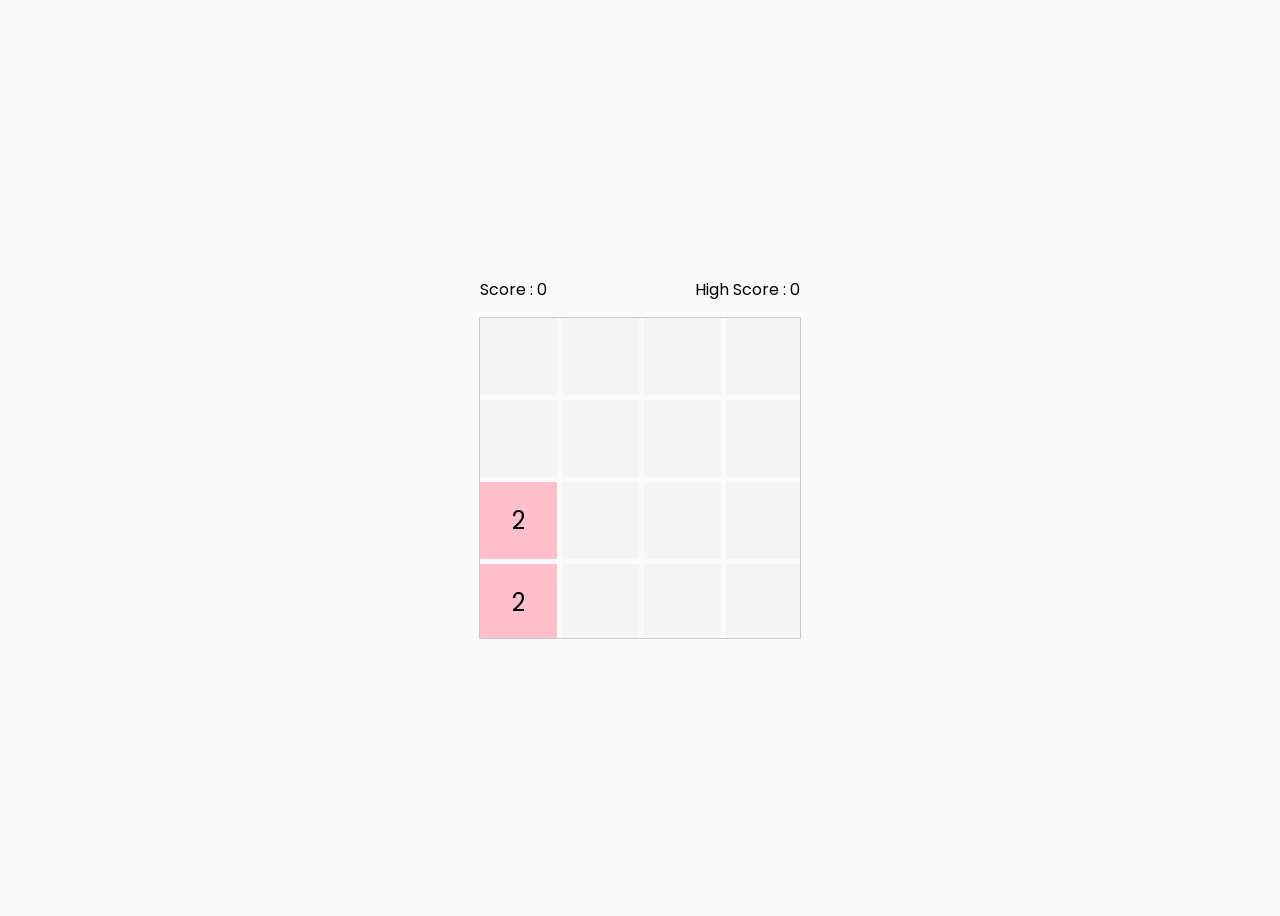
<file: 2048Game/index.html>
<!DOCTYPE html>
<html lang="en">
<head>
    <meta charset="UTF-8">
    <meta http-equiv="X-UA-Compatible" content="IE=edge">
    <meta name="viewport" content="width=device-width, initial-scale=1.0">
    <link rel="stylesheet" href="style.css">
    <title>2048 Game</title>
</head>


<body>
    
    <div class="score-container">
        <div>Score : <span id="current-score">0</span></div>
        <div>High Score : <span id="high-score">0</span></div>
    </div>

    <div class="game-container">
        <div class="grid">
            <div class="cell" data-row="0" data-col="0"></div>
            <div class="cell" data-row="0" data-col="1"></div>
            <div class="cell" data-row="0" data-col="2"></div>
            <div class="cell" data-row="0" data-col="3"></div>
            <div class="cell" data-row="1" data-col="0"></div>
            <div class="cell" data-row="1" data-col="1"></div>
            <div class="cell" data-row="1" data-col="2"></div>
            <div class="cell" data-row="1" data-col="3"></div>
            <div class="cell" data-row="2" data-col="0"></div>
            <div class="cell" data-row="2" data-col="1"></div>
            <div class="cell" data-row="2" data-col="2"></div>
            <div class="cell" data-row="2" data-col="3"></div>
            <div class="cell" data-row="3" data-col="0"></div>
            <div class="cell" data-row="3" data-col="1"></div>
            <div class="cell" data-row="3" data-col="2"></div>
            <div class="cell" data-row="3" data-col="3"></div>

        </div>
    </div>

    <div id="game-over">
        Game Over!
        <button id="restart-btn">Restart Game</button>
    </div>

        <script src="script.js"></script>
</body>
</html>
</file>
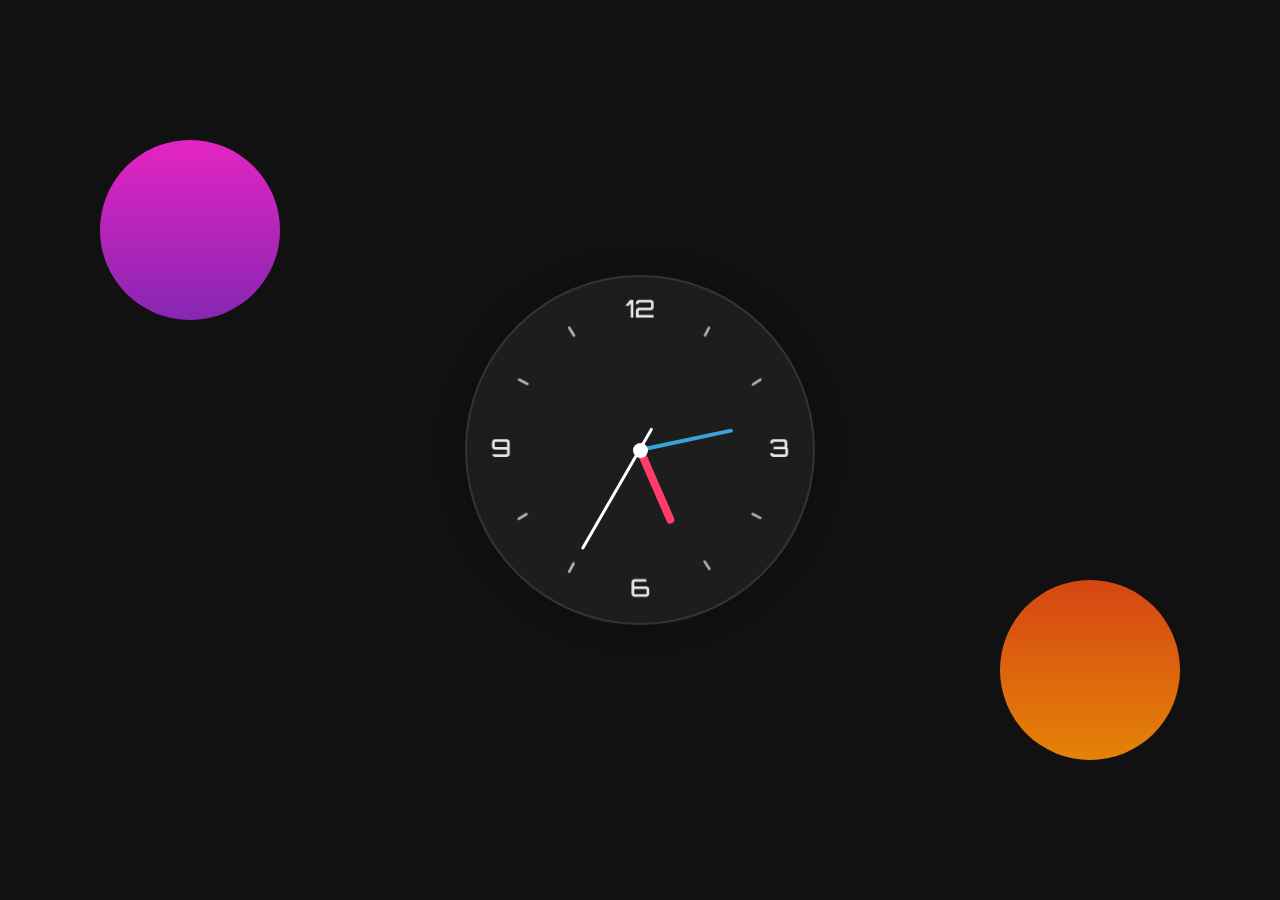
<file: AnalogClock/index.html>
<!DOCTYPE html>
<html lang="en">
<head>
    <meta charset="UTF-8">
    <meta http-equiv="X-UA-Compatible" content="IE=edge">
    <meta name="viewport" content="width=device-width, initial-scale=1.0">
    <link rel="stylesheet" href="style.css">
    <title>Analog Clock</title>
</head>
<body>


    <div class="container">

        <div class="circle"></div>
        <div class="circle"></div>

        <div class="clock">

            <div class="clock-bg">
                <img src="clock.png" alt="">
            </div>

            <div class="hour">
                <span class="hr" id="hr"></span>
            </div>

            <div class="minute">
                <span class="min" id="min"></span>
            </div>

            <div class="second">
                <span class="sec" id="sec"></span>
            </div>
        </div>
    </div>





    <script src="index.js"></script>
    
</body>
</html>
</file>
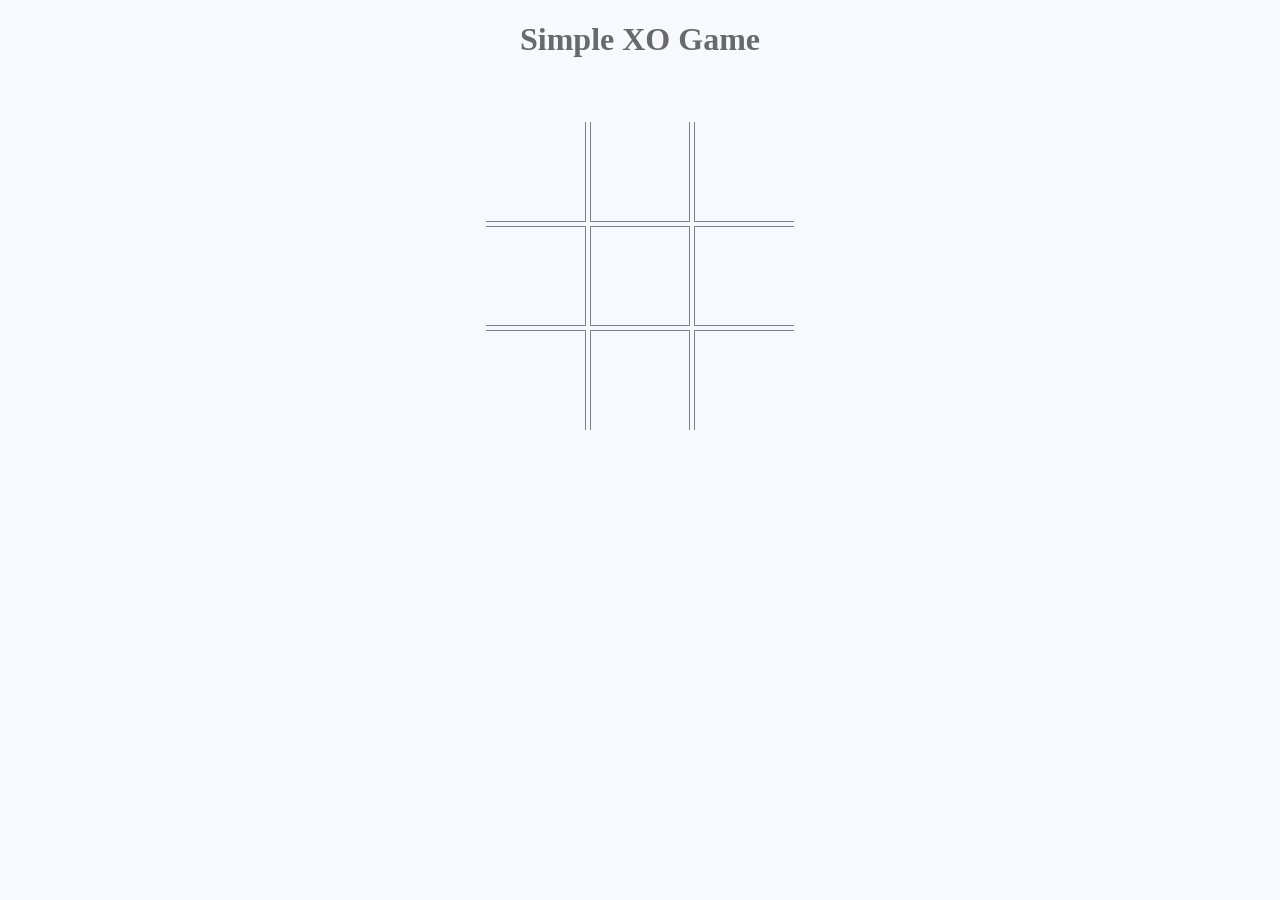
<file: Simple XO/index.html>
<!DOCTYPE html>
<html lang="en">
<head>
    <meta charset="UTF-8">
    <meta http-equiv="X-UA-Compatible" content="IE=edge">
    <meta name="viewport" content="width=device-width, initial-scale=1.0">
    <link rel="stylesheet" href="style.css">
    <title>Simple XO Coding</title>
</head>

<body>
    <h1>Simple XO Game</h1>
    <div id="container">
        <div class="block">
            <div id="box1" class="box top left">
                <span data-player="none" onclick="play(this)">&nbsp;
                </span>

            </div>
            <div id="box2" class="box top">
                <span data-player="none" onclick="play(this)">&nbsp;
                </span>

            </div>
            <div id="box3" class="box top right">
                <span data-player="none" onclick="play(this)">&nbsp;
                </span>

            </div>
        </div>
        <div class="block">
            <div id="box4" class="box left">
                <span data-player="none" onclick="play(this)">&nbsp;
                </span>

            </div>
            <div id="box5" class="box">
                <span data-player="none" onclick="play(this)">&nbsp;
                </span>

            </div>
            <div id="box6" class="box right">
                <span data-player="none" onclick="play(this)">&nbsp;
                </span>

            </div>
        </div>
        <div class="block">
            <div id="box7" class="box bottom left">
                <span data-player="none" onclick="play(this)">&nbsp;
                </span>

            </div>
            <div id="box8" class="box bottom">
                <span data-player="none" onclick="play(this)">&nbsp;
                </span>

            </div>
            <div id="box9" class="box bottom right">
                <span data-player="none" onclick="play(this)">&nbsp;
                </span>

            </div>
        </div>
    </div>




    <script src="index.js"></script>
</body>
</html>
</file>
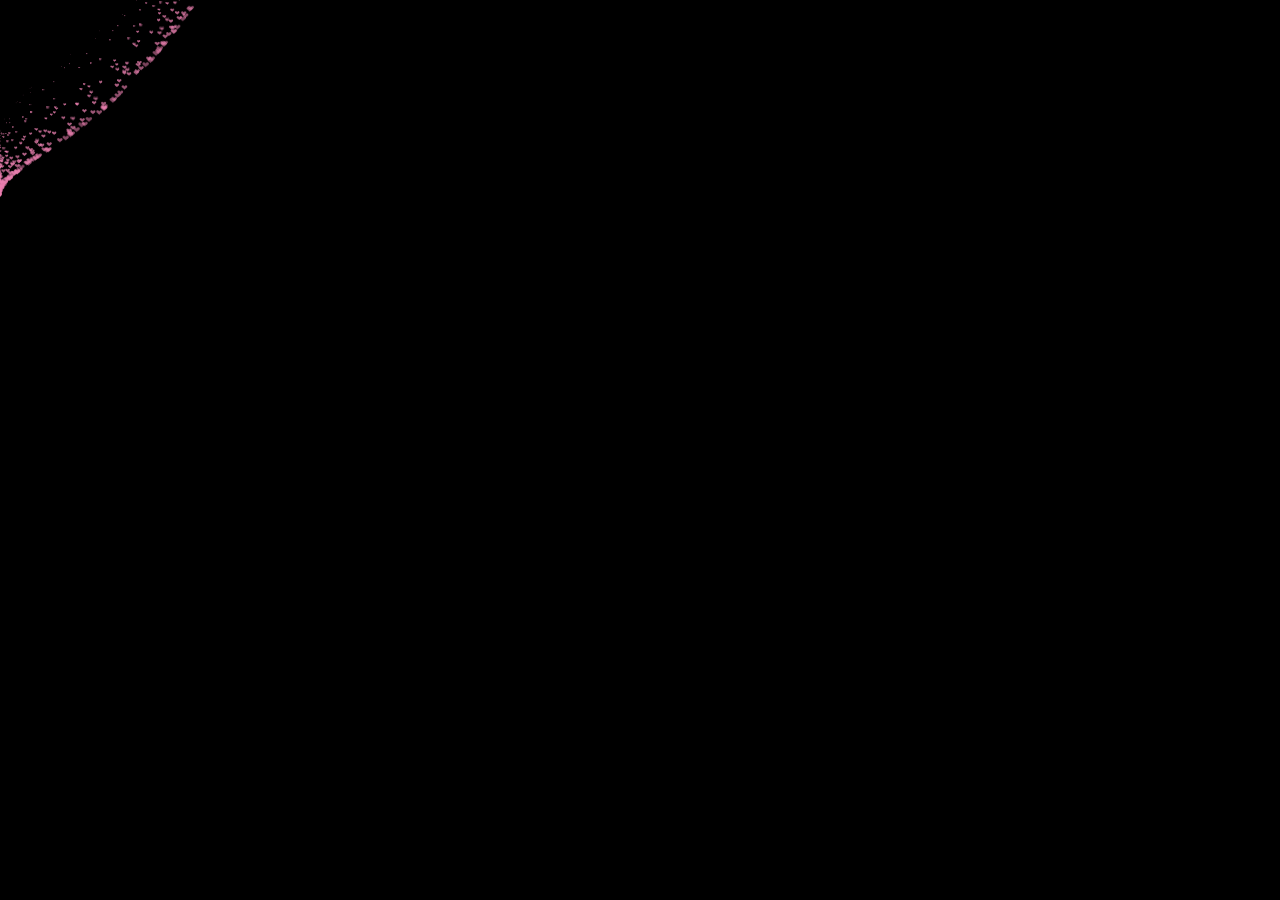
<file: tim.html>
<!DOCTYPE HTML PUBLIC "-//W3C//DTD HTML 4.0 Transitional//EN">
<HTML>

<HEAD>
    <TITLE>Love</TITLE>
    <META NAME="Generator" CONTENT="EditPlus">
    <META NAME="Author" CONTENT="">
    <META NAME="Keywords" CONTENT="">
    <META NAME="Description" CONTENT="">
    <style>
        html,
        body {
            overflow: hidden;
            padding: 0;
            margin: 0;
            background: #000;
        }
        
        canvas {
            position: absolute;
            width: 100%;
            height: 100%;
        }
        
        canvas {
            /* top: 50%;
            left: 50%; */
            z-index: 1;
            display: block;
            position: absolute;
            transform: translate(-50%, -50%);
            animation: heart 1.75s ease infinite
        }
        
        @keyframes heart {
            0% {
                transform: scale(1.2);
            }
            30% {
                transform: scale(0.9);
            } 
            80% {
                transform: scale(1.0);
            }
            100% {
                transform: scale(1.2);
            }
        }
    </style>
</HEAD>

<BODY>

    <canvas id="pinkboard">
        <canvas id="pinkboard">
        </canvas>
    </canvas>
    <script>
        /*
         * Settings
         */
        var settings = {
            particles: {
                length: 3500, // maximum amount of particles
                duration: 2.5, // particle duration in sec
                velocity: 136, // particle velocity in pixels/sec
                effect: -0.95, // play with this for a nice effect
                size: 13, // particle size in pixels
            },
        };

        /*
         * RequestAnimationFrame polyfill by Erik Möller
         */
        (function() {
            var b = 0;
            var c = ["ms", "moz", "webkit", "o"];
            for (var a = 0; a < c.length && !window.requestAnimationFrame; ++a) {
                window.requestAnimationFrame = window[c[a] + "RequestAnimationFrame"];
                window.cancelAnimationFrame = window[c[a] + "CancelAnimationFrame"] || window[c[a] + "CancelRequestAnimationFrame"]
            }
            if (!window.requestAnimationFrame) {
                window.requestAnimationFrame = function(h, e) {
                    var d = new Date().getTime();
                    var f = Math.max(0, 16 - (d - b));
                    var g = window.setTimeout(function() {
                        h(d + f)
                    }, f);
                    b = d + f;
                    return g
                }
            }
            if (!window.cancelAnimationFrame) {
                window.cancelAnimationFrame = function(d) {
                    clearTimeout(d)
                }
            }
        }());

        /*
         * Point class
         */
        var Point = (function() {
            function Point(x, y) {
                this.x = (typeof x !== 'undefined') ? x : 0;
                this.y = (typeof y !== 'undefined') ? y : 0;
            }
            Point.prototype.clone = function() {
                return new Point(this.x, this.y);
            };
            Point.prototype.length = function(length) {
                if (typeof length == 'undefined')
                    return Math.sqrt(this.x * this.x + this.y * this.y);
                this.normalize();
                this.x *= length;
                this.y *= length;
                return this;
            };
            Point.prototype.normalize = function() {
                var length = this.length();
                this.x /= length;
                this.y /= length;
                return this;
            };
            return Point;
        })();

        /*
         * Particle class
         */
        var Particle = (function() {
            function Particle() {
                this.position = new Point();
                this.velocity = new Point();
                this.acceleration = new Point();
                this.age = 0;
            }
            Particle.prototype.initialize = function(x, y, dx, dy) {
                this.position.x = x;
                this.position.y = y;
                this.velocity.x = dx;
                this.velocity.y = dy;
                this.acceleration.x = dx * settings.particles.effect;
                this.acceleration.y = dy * settings.particles.effect;
                this.age = 0;
            };
            Particle.prototype.update = function(deltaTime) {
                this.position.x += this.velocity.x * deltaTime;
                this.position.y += this.velocity.y * deltaTime;
                this.velocity.x += this.acceleration.x * deltaTime;
                this.velocity.y += this.acceleration.y * deltaTime;
                this.age += deltaTime;
            };
            Particle.prototype.draw = function(context, image) {
                function ease(t) {
                    return (--t) * t * t + 1;
                }
                var size = image.width * ease(this.age / settings.particles.duration);
                context.globalAlpha = 1 - this.age / settings.particles.duration;
                context.drawImage(image, this.position.x - size / 2, this.position.y - size / 2, size, size);
            };
            return Particle;
        })();

        /*
         * ParticlePool class
         */
        var ParticlePool = (function() {
            var particles,
                firstActive = 0,
                firstFree = 0,
                duration = settings.particles.duration;

            function ParticlePool(length) {
                // create and populate particle pool
                particles = new Array(length);
                for (var i = 0; i < particles.length; i++)
                    particles[i] = new Particle();
            }
            ParticlePool.prototype.add = function(x, y, dx, dy) {
                particles[firstFree].initialize(x, y, dx, dy);

                // handle circular queue
                firstFree++;
                if (firstFree == particles.length) firstFree = 0;
                if (firstActive == firstFree) firstActive++;
                if (firstActive == particles.length) firstActive = 0;
            };
            ParticlePool.prototype.update = function(deltaTime) {
                var i;

                // update active particles
                if (firstActive < firstFree) {
                    for (i = firstActive; i < firstFree; i++)
                        particles[i].update(deltaTime);
                }
                if (firstFree < firstActive) {
                    for (i = firstActive; i < particles.length; i++)
                        particles[i].update(deltaTime);
                    for (i = 0; i < firstFree; i++)
                        particles[i].update(deltaTime);
                }

                // remove inactive particles
                while (particles[firstActive].age >= duration && firstActive != firstFree) {
                    firstActive++;
                    if (firstActive == particles.length) firstActive = 0;
                }


            };
            ParticlePool.prototype.draw = function(context, image) {
                // draw active particles
                if (firstActive < firstFree) {
                    for (i = firstActive; i < firstFree; i++)
                        particles[i].draw(context, image);
                }
                if (firstFree < firstActive) {
                    for (i = firstActive; i < particles.length; i++)
                        particles[i].draw(context, image);
                    for (i = 0; i < firstFree; i++)
                        particles[i].draw(context, image);
                }
            };
            return ParticlePool;
        })();

        /*
         * Putting it all together
         */
        (function(canvas) {
            var context = canvas.getContext('2d'),
                particles = new ParticlePool(settings.particles.length),
                particleRate = settings.particles.length / settings.particles.duration, // particles/sec
                time;

            // get point on heart with -PI <= t <= PI
            function pointOnHeart(t) {
                return new Point(
                    160 * Math.pow(Math.sin(t), 3),
                    110 * Math.cos(t) - 50 * Math.cos(2 * t) - 20 * Math.cos(3 * t) - 10 * Math.cos(4 * t) + 25
                );
            }

            // creating the particle image using a dummy canvas
            var image = (function() {
                var canvas = document.createElement('canvas'),
                    context = canvas.getContext('2d');
                canvas.width = settings.particles.size;
                canvas.height = settings.particles.size;
                // helper function to create the path
                function to(t) {
                    var point = pointOnHeart(t);
                    point.x = settings.particles.size / 3 + point.x * settings.particles.size / 550;
                    point.y = settings.particles.size / 3 - point.y * settings.particles.size / 550;
                    return point;
                }
                // create the path
                context.beginPath();
                var t = -Math.PI;
                var point = to(t);
                context.moveTo(point.x, point.y);
                while (t < Math.PI) {
                    t += 0.01; // baby steps!
                    point = to(t);
                    context.lineTo(point.x, point.y);
                }
                context.closePath();
                // create the fill
                context.fillStyle = '#ea80b0';
                context.fill();
                // create the image
                var image = new Image();
                image.src = canvas.toDataURL();
                return image;
            })();

            // render that thing!
            function render() {
                // next animation frame
                requestAnimationFrame(render);

                // update time
                var newTime = new Date().getTime() / 1000,
                    deltaTime = newTime - (time || newTime);
                time = newTime;

                // clear canvas
                context.clearRect(0, 0, canvas.width, canvas.height);

                // create new particles
                var amount = particleRate * deltaTime;
                for (var i = 0; i < amount; i++) {
                    var pos = pointOnHeart(Math.PI - 2 * Math.PI * Math.random());
                    var dir = pos.clone().length(settings.particles.velocity);
                    particles.add(canvas.width / 2 + pos.x, canvas.height / 2 - pos.y, dir.x, -dir.y);
                }

                // update and draw particles
                particles.update(deltaTime);
                particles.draw(context, image);
            }

            // handle (re-)sizing of the canvas
            function onResize() {
                canvas.width = canvas.clientWidth;
                canvas.height = canvas.clientHeight;
            }
            window.onresize = onResize;

            // delay rendering bootstrap
            setTimeout(function() {
                onResize();
                render();
            }, 10);
        })(document.getElementById('pinkboard'));
    </script>
</BODY>

</HTML>
</file>
<file: 2048Game/style.css>
@import url('https://fonts.googleapis.com/css2?family=Poppins:wght@300;400;500;600;700&display=swap');

body{
    font-family: 'Poppins', sans-serif;
    display: flex;
    flex-direction: column;
    align-items: center;
    justify-content: center;
    overflow: hidden;
    height: 100vh;
    background-color: #fafafa;
}

.game-container{
    width: 320px;
    height: 320px;
    border: 1px solid #ccc;
    overflow: hidden;
}

.grid{
    display: grid;
    grid-template-columns: repeat(4, 1fr);
    gap: 5px;
}

.cell{
    width: 77px;
    height: 77px;
    background-color: #f4f4f4;
    display: flex;
    align-items: center;
    justify-content: center;
    font-size: 1.5em;
    color: #000;
}

.score-container{
    width: 320px;
    display: flex;
    justify-content: space-between;
    margin-bottom: 15px;
}

.cell[data-value="2"]{
    background-color: #ffc0cb;
}

.cell[data-value="4"]{
    background-color: #add8e6;
}

.cell[data-value="8"]{
    background-color: #98fb98;
}

.cell[data-value="16"]{
    background-color: #ffd700;
}

.cell[data-value="32"]{
    background-color: #ffa07a;
}

.cell[data-value="64"]{
    background-color: #87ceeb;
}

.cell[data-value="128"]{
    background-color: #ffff00;
}

.cell[data-value="256"]{
    background-color: #40e0d0;
}

.cell[data-value="512"]{
    background-color: #ff69b4;
}

.cell[data-value="1024"]{
    background-color: #7b68ee;
}

.cell[data-value="2048"]{
    background-color: #ff6347;
}

.cell[data-value="4096"]{
    background-color: #a9a9a9;
}

#restart-btn{
    margin-top: 15px;
    padding: 10px 15px;
    background-color: #f4f4f4;
    border: none;
    cursor: pointer;
    transition: all 0.3s ease;
}

#game-over{
    position: absolute;
    top: 50%;
    left: 50%;
    padding: 20px;
    transform: translate(-50%, -50%);
    background-color: rgba(0, 0, 0, 0.8);
    color: #fff;
    display: none;
    flex-direction: column;
    align-items: center;
    justify-self: center;
}

.grid-cell[data-value]{
    transition: transform 0.2s, background-color 0.2s;
}

.new-tile{
    animation: appear 0.3s;
}

@keyframes appear {
    from{
        opacity: 0;
        transform: scale(0.5);
    }
    to{
        opacity: 1;
        transform: scale(1);
    }
}
</file>
<file: AnalogClock/style.css>
*{
    margin: 0;
    padding: 0;
    box-sizing: border-box;
}

body{
    height: 100vh;
    display: flex;
    align-items: center;
    justify-content: center;
    background: #111;
}

container{
    position: relative;

}

.container .circle{
    position: absolute;
    border-radius: 50%;
    pointer-events: none;
    animation: 2s ease-in infinite alternate;
}

.container .circle:nth-child(1){
    width: 180px;
    height: 180px;
    top: 140px;
    left: 100px;
    background:linear-gradient(#e524c3, #8626b2);
    animation-name: move-up;
}

@keyframes move-up {
    to{
        transform: translateY(-20px);
    }
}

.container .circle:nth-child(2){
    width: 180px;
    height: 180px;
    bottom: 140px;
    right: 100px;
    background:linear-gradient(#d64612, #e48307);
    animation-name: move-down;
}

@keyframes move-down {
    to{
        transform: translateY(10px);
    }
}


.clock{
    width: 350px;
    height: 350px;
    display: flex;
    align-items: center;
    justify-content: center;
    border: 2px solid rgba(255, 255, 255, 0.1);
    border-radius: 50%;
    backdrop-filter: blur(15px);
    background: rgba(255, 255, 255, 0.05);
    box-shadow: 0 0 30px rgba(0, 0, 0, 0.2);
}

.clock .clock-bg img{
    width: 100%;
    height: 100%;
}

.clock::before{
    content: '';
    position: absolute;
    width: 15px;
    height: 15px;
    background: #fff;
    border-radius: 50%;
    z-index: 15;
}

.clock .hour,
.clock .minute,
.clock .second{
    position: absolute;
}

.clock .hour,
.clock .hour .hr{
    width: 160px;
    height: 160px;
}

.clock .minute,
.clock .minute .min{
    width: 190px;
    height: 190px;
}

.clock .second,
.clock .second .sec{
    width: 230px;
    height: 230px;
}
.clock .hour .hr,
.clock .minute .min,
.clock .second .sec{
    display: flex;
    justify-content: center;
    position: absolute;
    border-radius: 50%;
}
.clock .hour .hr::before{
    content: '';
    position: absolute;
    width: 8px;
    height: 80px;
    background: #ff3d68;
    z-index: 10;
    border-radius: 10px;
}

.clock .minute .min::before{
    content: '';
    position: absolute;
    width: 4px;
    height: 90px;
    background: #39a2db;
    z-index: 11;
    border-radius: 8px;
}

.clock .second .sec::before{
    content: '';
    position: absolute;
    width: 3px;
    height: 140px;
    background: #fff;
    z-index: 12;
    border-radius: 2px;
}
</file>
<file: Simple XO/style.css>
body{
    background-color: ghostwhite;
    color: dimgray;
    font-family: serif;
    text-align: center;
}

h1{
    font-size: 2rem;
}

#container{
    margin: 5% auto;
    border-radius: 5px;
    text-align: center;
}

.box{
    display: inline-block;
    border: 1px solid gray;
    width: 100px;
    height: 100px;
    text-align: center;
    box-sizing: border-box;
    padding: 0;
}

span{
    position: absolute;
    font-size: 75px;
    font-family: sans-serif;
    text-align: center;
    height: 75px;
    width: 75px;
    padding: 0;
    margin: 5px;
    margin-left: -35px;
}

.top{
    border-top: none;
}

.bottom{
    border-bottom: none;
}
.left{
    border-left: none;
}

.right{
    border-right: none;
}

.alert{
    height: 75px;
    width: 125px;
    display: inline-block;
    background: ghostwhite;
    position: relative;
    z-index: 10;
    margin-top: -50%;
    border-radius: 20px;
    box-shadow: 0 0 75px 2px dimgray;
    animation: larger 0.5s;
    animation-fill-mode: forwards;
    box-sizing: content-box;
    padding: 30px;
    bottom: 50px;
    top: 0;
}

button{
    background: dimgray;
    border-radius: 2px;
    color: ghostwhite;
    border: none;
    outline: none;
}

button:focus{
    background: silver;
}

.activeBox{
    background: silver;
}

@keyframes larger{
    from{
        height: 75px;
        width: 125px;
    }

    to{
        height: 100px;
        width: 250px;
    }
}
</file>
